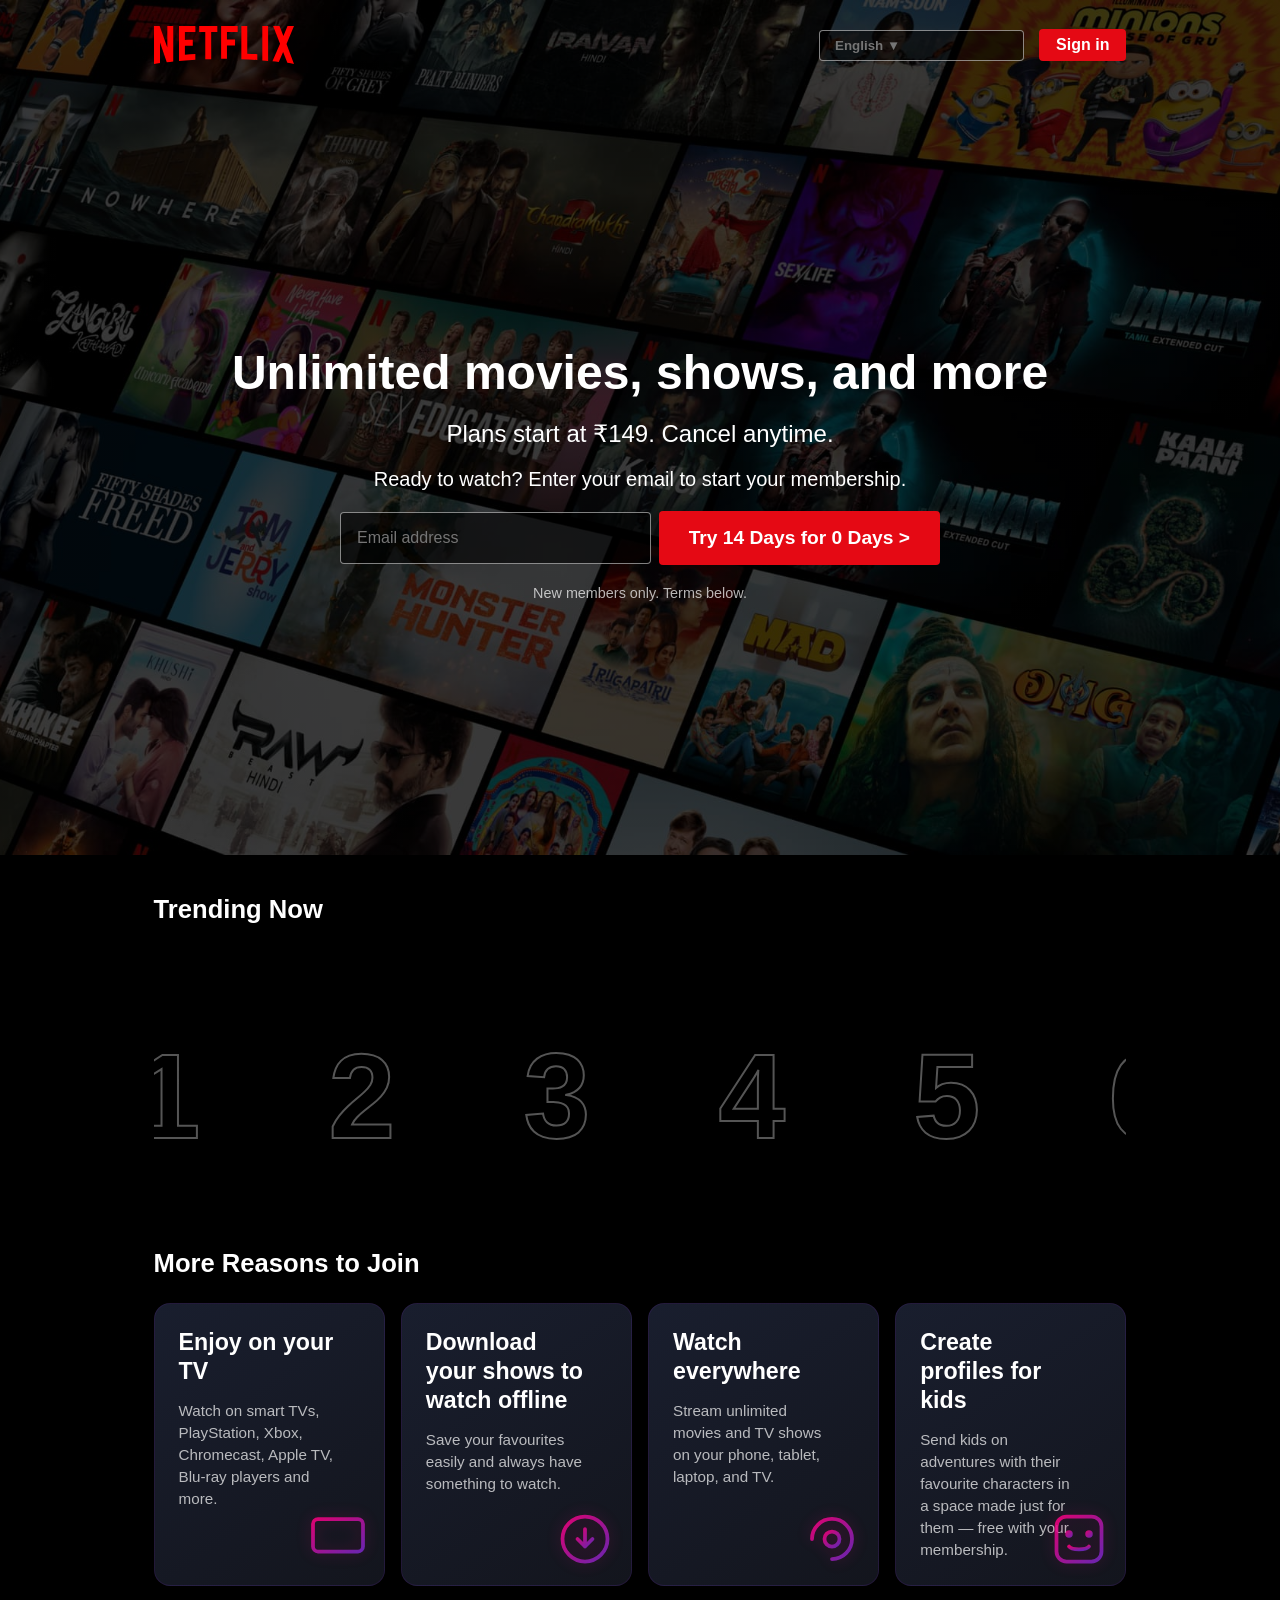
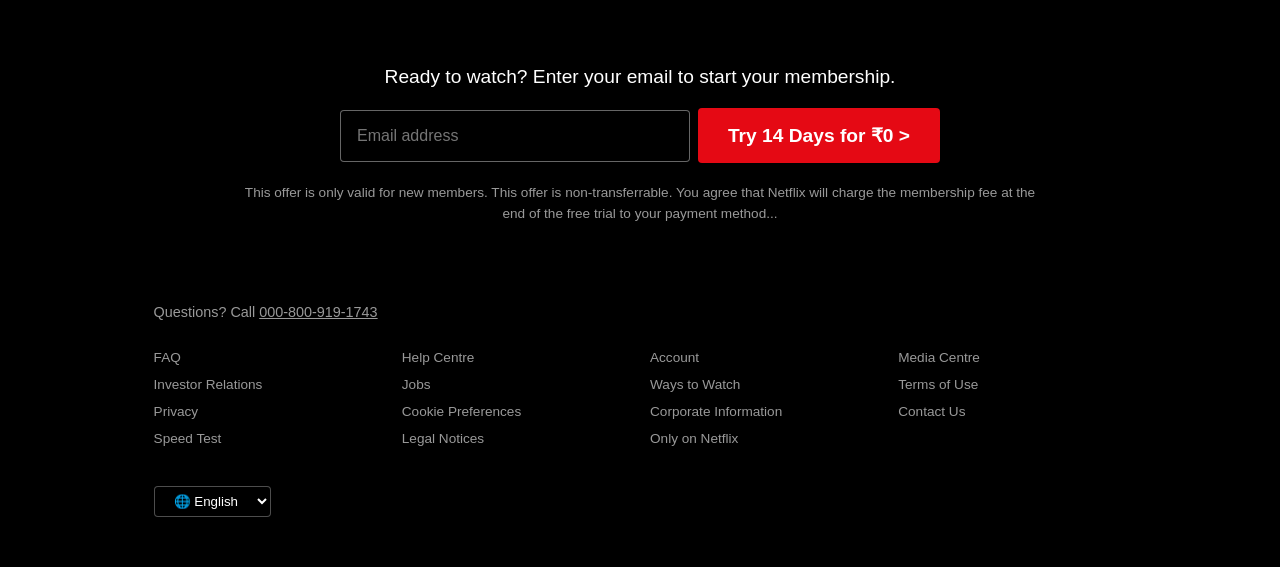
<file: index.html>
<!DOCTYPE html>
<html lang="en">

<head>
    <meta charset="UTF-8">
    <meta name="viewport" content="width=device-width, initial-scale=1.0">
    <title>Netflix Clone</title>
    <link rel="stylesheet" href="./style.css">
</head>

<body>
    <main>
        <div class="box">
            <div class="nav">
                <div class="logo"></div>
                <div class="nav-buttons">
                    <input type="text" id="language" placeholder="English &#9660;">
                    <span class="signin">Sign in</span>
                </div>
            </div>

            <div class="hero-content">
                <h3>Unlimited movies, shows, and more</h3>
                <h4>Plans start at ₹149. Cancel anytime.</h4>
                <h5>Ready to watch? Enter your email to start your membership.</h5>

                <div class="email-section">
                    <input type="email" id="emailid" placeholder="Email address">
                    <button class="try-btn">Try 14 Days for 0 Days &gt;</button>
                </div>
                <h6>New members only. Terms below.</h6>
            </div>

        </div>
    </main>


    <div class="trending-section">
        <h2>Trending Now</h2>
        <ol class="trending-list">
            <li>
                <div class="card-wrapper card-1"></div>
            </li>
            <li>
                <div class="card-wrapper card-2"></div>
            </li>
            <li>
                <div class="card-wrapper card-3"></div>
            </li>
            <li>
                <div class="card-wrapper card-4"></div>
            </li>
            <li>
                <div class="card-wrapper card-5"></div>
            </li>
            <li>
                <div class="card-wrapper card-6"></div>
            </li>
            <li>
                <div class="card-wrapper card-7"></div>
            </li>
            <li>
                <div class="card-wrapper card-8"></div>
            </li>
            <li>
                <div class="card-wrapper card-9"></div>
            </li>
            <li>
                <div class="card-wrapper card-10"></div>
        </ol>
    </div>
    <div class="reason">
        <h2>More Reasons to Join</h2>
        <div class="container">
            <div class="reason-card">
                <h3>Enjoy on your TV</h3>
                <p>Watch on smart TVs, PlayStation, Xbox, Chromecast, Apple TV, Blu-ray players and more.</p>
                <svg class="card-icon" viewBox="0 0 24 24" fill="none" xmlns="http://www.w3.org/2000/svg">
                    <rect x="2" y="4" width="20" height="13" rx="2" stroke="url(#purpleGlow)" stroke-width="1.5"/>
                    <path d="M9 20H15" stroke="url(#purpleGlow)" stroke-width="1.5" stroke-linecap="round"/>
                    <path d="M12 17V20" stroke="url(#purpleGlow)" stroke-width="1.5" stroke-linecap="round"/>
                    <defs><linearGradient id="purpleGlow" x1="0%" y1="0%" x2="100%" y2="100%"><stop offset="0%" stop-color="#ff007f"/><stop offset="100%" stop-color="#7928ca"/></linearGradient></defs>
                </svg>
            </div>
            
            <div class="reason-card">
                <h3>Download your shows to watch offline</h3>
                <p>Save your favourites easily and always have something to watch.</p>
                <svg class="card-icon" viewBox="0 0 24 24" fill="none" xmlns="http://www.w3.org/2000/svg">
                    <circle cx="12" cy="12" r="9" stroke="url(#purpleGlow)" stroke-width="1.5"/>
                    <path d="M12 8V15M12 15L9 12M12 15L15 12" stroke="url(#purpleGlow)" stroke-width="1.5" stroke-linecap="round" stroke-linejoin="round"/>
                </svg>
            </div>
            
            <div class="reason-card">
                <h3>Watch everywhere</h3>
                <p>Stream unlimited movies and TV shows on your phone, tablet, laptop, and TV.</p>
                <svg class="card-icon" viewBox="0 0 24 24" fill="none" xmlns="http://www.w3.org/2000/svg">
                    <path d="M4 12C4 7.58172 7.58172 4 12 4C16.4183 4 20 7.58172 20 12C20 16.4183 16.4183 20 12 20" stroke="url(#purpleGlow)" stroke-width="1.5" stroke-linecap="round"/>
                    <circle cx="12" cy="12" r="3" stroke="url(#purpleGlow)" stroke-width="1.5"/>
                </svg>
            </div>
            
            <div class="reason-card">
                <h3>Create profiles for kids</h3>
                <p>Send kids on adventures with their favourite characters in a space made just for them — free with your membership.</p>
                <svg class="card-icon" viewBox="0 0 24 24" fill="none" xmlns="http://www.w3.org/2000/svg">
                    <rect x="3" y="3" width="18" height="18" rx="4" stroke="url(#purpleGlow)" stroke-width="1.5"/>
                    <circle cx="8" cy="10" r="1.5" fill="url(#purpleGlow)"/>
                    <circle cx="16" cy="10" r="1.5" fill="url(#purpleGlow)"/>
                    <path d="M8 15C9 16.5 15 16.5 16 15" stroke="url(#purpleGlow)" stroke-width="1.5" stroke-linecap="round"/>
                </svg>
            </div>
        </div>
    </div>


    <div class="faq-email-section">
        <h5>Ready to watch? Enter your email to start your membership.</h5>
        <div class="email-section">
            <input type="email" class="footer-emailid" placeholder="Email address">
            <button class="try-btn">Try 14 Days for ₹0 &gt;</button>
        </div>
        <p class="disclaimer-text">
            This offer is only valid for new members. This offer is non-transferrable. You agree that Netflix will charge the membership fee at the end of the free trial to your payment method...
        </p>
    </div>

    <footer class="footer">
        <p class="footer-title">Questions? Call <a href="tel:000-800-919-1743">000-800-919-1743</a></p>
        
        <div class="footer-grid">
            <div class="footer-col">
                <a href="#">FAQ</a>
                <a href="#">Investor Relations</a>
                <a href="#">Privacy</a>
                <a href="#">Speed Test</a>
            </div>
            <div class="footer-col">
                <a href="#">Help Centre</a>
                <a href="#">Jobs</a>
                <a href="#">Cookie Preferences</a>
                <a href="#">Legal Notices</a>
            </div>
            <div class="footer-col">
                <a href="#">Account</a>
                <a href="#">Ways to Watch</a>
                <a href="#">Corporate Information</a>
                <a href="#">Only on Netflix</a>
            </div>
            <div class="footer-col">
                <a href="#">Media Centre</a>
                <a href="#">Terms of Use</a>
                <a href="#">Contact Us</a>
            </div>
        </div>

        <div class="footer-lang">
            <select id="footer-language">
                <option value="en">🌐 English</option>
                <option value="hi">🌐 हिन्दी</option>
            </select>
        </div>
    </footer>
</body>

</html>
</file>
<file: style.css>
* {
    margin: 0;
    padding: 0;
    box-sizing: border-box; 
}

body {
    background-color: black;
    font-family: Arial, Helvetica, sans-serif;
}

main {
    height: 95vh; 
    background-image: url("./assets/images/bg.jpg");
    background-size: cover;
    background-position: center;
}

main .box {
    height: 100%;
    width: 100%;
    background: linear-gradient(rgba(0, 0, 0, 0.7), rgba(0, 0, 0, 0.7));
}

.nav {
    display: flex;
    justify-content: space-between;
    align-items: center;
    padding: 25px 12%; 
}

.nav-buttons {
    display: flex;
    align-items: center;
    gap: 15px;
}

.logo {
    width: 140px;
    height: 40px;
    background-image: url("./assets/images/logo.svg");
    background-size: contain;
    background-position: center;
    background-repeat: no-repeat;
}

#language {
    background: rgba(0, 0, 0, 0.5);
    color: white;
    border: 1px solid rgba(255, 255, 255, 0.5);
    padding: 7px 15px;
    border-radius: 4px;
    font-weight: bold;
    cursor: pointer;
}

.signin {
    padding: 7px 17px;
    border-radius: 4px;
    background-color: rgb(229, 9, 20);
    color: white;
    font-weight: bold;
    cursor: pointer;
}

.hero-content {
    display: flex;
    flex-direction: column;
    justify-content: center;
    align-items: center;
    text-align: center;
    color: white;
    height: calc(100% - 90px); 
    gap: 20px;
    padding: 0 20px;
}

.hero-content h3 {
    font-size: 3rem;
    font-weight: 900;
}

.hero-content h4 {
    font-size: 1.5rem;
    font-weight: 400;
}

.hero-content h5 {
    font-size: 1.25rem;
    font-weight: 400;
}

.email-section {
    display: flex;
    justify-content: center;
    align-items: center;
    gap: 8px;
    width: 100%;
    max-width: 600px;
}

#emailid {
    flex-grow: 1; 
    max-width: 400px;
    padding: 16px;
    font-size: 1rem;
    background: rgba(0, 0, 0, 0.6);
    border: 1px solid rgba(255, 255, 255, 0.5);
    border-radius: 4px;
    color: white;
}

.try-btn {
    padding: 16px 30px;
    font-size: 1.2rem;
    font-weight: bold;
    background-color: rgb(229, 9, 20);
    color: white;
    border: none;
    border-radius: 4px;
    cursor: pointer;
    white-space: nowrap; 
}

.try-btn:hover {
    background-color: rgb(193, 17, 25);
}

.hero-content h6 {
    font-size: 0.9rem;
    color: rgba(255, 255, 255, 0.7);
    font-weight: 400;
}

.trending-section {
    background-color: black;
    color: white;
    padding: 40px 12%;
}

.trending-section h2 {
    font-size: 1.6rem;
    margin-bottom: 25px;
    font-weight: bold;
}

/* Horizontal Slider */
.trending-list {
    display: flex;
    gap: 35px; 
    overflow-x: auto; 
    white-space: nowrap;
    padding-bottom: 20px;
    list-style: none; 
    counter-reset: movie-counter;
}

.trending-list::-webkit-scrollbar {
    height: 6px;
}
.trending-list::-webkit-scrollbar-thumb {
    background: #333;
    border-radius: 10px;
}

.trending-list li {
    position: relative;
    counter-increment: movie-counter;
    display: flex;
    align-items: flex-end; 
}

.trending-list li::before {
    content: counter(movie-counter);
    font-size: 7.5rem;
    font-weight: 900;
    line-height: 0.8;
    color: black;
    -webkit-text-stroke: 2px #555; 
    position: absolute;
    left: -20px;
    bottom: -5px;
    z-index: 1;
}

.card-wrapper {
    width: 135px;
    height: 190px;
    border-radius: 6px;
    margin-left: 25px; 
    z-index: 2;
    background-size: cover; 
    background-position: center;
    background-repeat: no-repeat;
    transition: transform 0.3s ease;
    cursor: pointer;
}

.card-wrapper:hover {
    transform: scale(1.06);
}

.card-1 { background-image: url("https://occ-0-3837-2164.1.nflxso.net/dnm/api/v6/mAcAr9TxZIVbINe88xb3Teg5_OA/AAAABTxewL8rkRpXSTl7D-8-P734feP17Mg9p_uj7aJrTElzy9S5ilTIi6Ah1V3oglrpjN38lIWCuOz2oM-M0mrqdu2dYREaKyCYCnOO6dLZqVEZvB0fWqkuWzgCbRg6xB9i-88k.webp?r=daf"); }
.card-2 { background-image: url("https://occ-0-3837-2164.1.nflxso.net/dnm/api/v6/mAcAr9TxZIVbINe88xb3Teg5_OA/AAAABRHEcpZrJWcGzHq1AkgW7B8aDNiXEqlU9JBHEwHiXFTEQ8fXNl14SJJMQJYMweSLASaAFxBjCZUrsnZ2DCoViO0dcfgJvky0pYY.webp?r=d8e"); }
.card-3 { background-image: url("https://occ-0-3837-2164.1.nflxso.net/dnm/api/v6/mAcAr9TxZIVbINe88xb3Teg5_OA/AAAABWQnjEgoKoL20AK_MX_UXqWOqwvyE2a7W5yThmnL5CWSUMm6-YTio7Kh-mYcxjprRrLQcGzfm5KgRzXmJbz8kCmYXDlkq4d_YrH8kCGGS3b6RA3T7F65C1146Yuk4Vn7ziWj.webp?r=6b0"); }
.card-4 { background-image: url("https://occ-0-3837-2164.1.nflxso.net/dnm/api/v6/mAcAr9TxZIVbINe88xb3Teg5_OA/AAAABV634RJ705XipxQXbUOmWTlPM6NMLGOMgv8O6-1mpxjUiHuGTO8aU_smM_58vn7E3eNAHVvWJq0PdI-Nfb186hH-lCfPKhOAdpg.webp?r=92a"); }
.card-5 { background-image: url("https://occ-0-3837-2164.1.nflxso.net/dnm/api/v6/mAcAr9TxZIVbINe88xb3Teg5_OA/AAAABdCNdKR9dgupDlDI12eOrjd3d1uHJXGw537qUxGjCrEHiyDqJ5OIPTEP107q4e-qLJERuWreYp5bF7t5BxNEI7SfZhIY3p_Sp4w.webp?r=434"); }
.card-6 { background-image: url("https://occ-0-3837-2164.1.nflxso.net/dnm/api/v6/mAcAr9TxZIVbINe88xb3Teg5_OA/AAAABY63h-h1Gon9p3n_dSWmou2ZyN__EntViMFXWrNen_vEcZGZ7-_P9_z-hxdiUdzgbN83VIT29Y9tL6qEg5MJryhB2k6k1kxsyeFMlH5GvvBIqaqk_qc8LS0XezttgoZGS2hX.webp?r=58c"); }
.card-7 { background-image: url("https://occ-0-3837-2164.1.nflxso.net/dnm/api/v6/mAcAr9TxZIVbINe88xb3Teg5_OA/AAAABYMJOpwnAZIoMUgOROfg4f5HaS2Rs-vsp9ue-oVi_GpL52CBKfYbmqe7miOu8l3BDGv-6_r-5SsZUrBb4vPxDuKNnZotR0Un3O4Kyxh5fgqD2BnjYtqM4mKoepuEZeZrYfF5.webp?r=627"); }
.card-8 { background-image: url("https://occ-0-3837-2164.1.nflxso.net/dnm/api/v6/mAcAr9TxZIVbINe88xb3Teg5_OA/AAAABaBljvFdAV1SGGPNXCcLpojtQjNb4MKKevyP-yHCBfzIW1zsZ-8lMn0-MwNMua8X5VZ0yjjzrfAZ4QFqxDdAIcVxsnTAtj2JNIUSZt5IEgJ15eSk4YSmd0XZk0PBW_XNHsbL.webp?r=1c2"); }
.card-9 { background-image: url("https://occ-0-3837-2164.1.nflxso.net/dnm/api/v6/mAcAr9TxZIVbINe88xb3Teg5_OA/AAAABYTBfXXZ1fEcttSOA8Yp2HO-dRkow1DaudJcCQlR6RJan9ubdgm71Dklk0fJmQ8j5hMSTkegFQG_l7_NM8PhBLbR8prPoakJlK0.webp?r=bf6"); } 
.card-10 { background-image: url("https://occ-0-3837-2164.1.nflxso.net/dnm/api/v6/mAcAr9TxZIVbINe88xb3Teg5_OA/AAAABdu2BTLzDZapIFx3LR83EP5CFJAEcfDaaAhGnIUoz9tEn-xy2K1XjaBe0Wfz0zQB8wWEI17kf-RcCKeqLsV7TsR6oZKZYjqlw34.webp?r=79f"); } 

.reason {
    background-color: black;
    color: white;
    padding: 50px 12%;
}

.reason h2 {
    color: white;
    font-weight: 700;
    font-size: 1.6rem;
    margin-bottom: 25px;
}

.container {
    display: grid;
    grid-template-columns: repeat(4, 1fr);
    gap: 16px;
    width: 100%;
}

.reason-card {
    background: linear-gradient(145deg, #191e2e, #13151d);
    padding: 24px;
    border-radius: 16px;
    display: flex;
    flex-direction: column;
    align-items: flex-start;
    justify-content: flex-start;
    gap: 14px;
    min-height: 230px;
    position: relative; 
    overflow: hidden; 
    border: 1px solid rgba(121, 40, 202, 0.15); 
}

.reason-card h3 {
    color: white;
    font-size: 1.45rem;
    font-weight: 700;
    line-height: 1.25;
    padding-right: 20px; 
}

.reason-card p {
    color: rgba(255, 255, 255, 0.7);
    font-size: 0.95rem;
    line-height: 1.45;
    padding-right: 25px;
}

.card-icon {
    position: absolute;
    bottom: 16px;
    right: 16px;
    width: 60px;
    height: 60px;
    opacity: 0.85;
    filter: drop-shadow(0px 0px 8px rgba(255, 0, 127, 0.3));
    transition: transform 0.3s ease, opacity 0.3s ease;
}

.reason-card:hover .card-icon {
    transform: scale(1.1) rotate(-3deg);
    opacity: 1;
}

.faq-email-section {
    background-color: black;
    display: flex;
    flex-direction: column;
    align-items: center;
    text-align: center;
    color: white;
    padding: 30px 12%;
    gap: 20px;
}

.faq-email-section h5 {
    font-size: 1.2rem;
    font-weight: 400;
}

.footer-emailid {
    flex-grow: 1;
    max-width: 450px;
    padding: 16px;
    font-size: 1rem;
    background: rgba(0, 0, 0, 0.6);
    border: 1px solid rgba(255, 255, 255, 0.4);
    border-radius: 4px;
    color: white;
}

.disclaimer-text {
    font-size: 0.85rem;
    color: rgba(255, 255, 255, 0.6);
    max-width: 800px;
    line-height: 1.5;
}

.footer {
    background-color: black;
    color: rgba(255, 255, 255, 0.6);
    padding: 50px 12%;
    font-size: 0.9rem;
}

.footer a {
    color: rgba(255, 255, 255, 0.6);
    text-decoration: underline;
}

.footer-title {
    margin-bottom: 30px;
}

.footer-grid {
    display: grid;
    grid-template-columns: repeat(4, 1fr);
    gap: 20px;
    margin-bottom: 40px;
}

.footer-col {
    display: flex;
    flex-direction: column;
    gap: 12px;
}

.footer-col a {
    text-decoration: none;
    font-size: 0.85rem;
}

.footer-col a:hover {
    text-decoration: underline;
}

#footer-language {
    background: rgba(0, 0, 0, 0.7);
    color: white;
    border: 1px solid rgba(255, 255, 255, 0.3);
    padding: 6px 15px;
    border-radius: 4px;
    cursor: pointer;
}

@media (max-width: 950px) {
    .container {
        grid-template-columns: repeat(2, 1fr);
    }
    
    .footer-grid {
        grid-template-columns: repeat(2, 1fr);
    }

    .hero-content h3 { font-size: 2.2rem; }
}

@media (max-width: 600px) {
    .container {
        grid-template-columns: 1fr;
    }

    .footer-grid {
        grid-template-columns: 1fr;
        gap: 15px;
    }

    .email-section {
        flex-direction: column;
        width: 100%;
    }

    .footer-emailid, #emailid {
        max-width: 100%;
        width: 100%;
    }

    .try-btn {
        width: 100%;
        padding: 12px;
    }
}


@media (max-width: 768px) {
    .nav {
        padding: 15px 3% !important;
        display: flex !important;
        justify-content: space-between !important;
        align-items: center !important;
        width: 100% !important;
        gap: 10px !important;       
    }

    .logo {
        display: block !important;
        visibility: visible !important;
        opacity: 1 !important;
        width: 110px !important;        
        height: 32px !important;       
        flex-shrink: 0 !important;      
        background-image: url("https://upload.wikimedia.org/wikipedia/commons/0/08/Netflix_2015_logo.svg") !important; 
        background-color: transparent !important;
        background-size: contain !important;
        background-repeat: no-repeat !important;
        background-position: left center !important;
    }

    .nav-buttons {
        gap: 8px !important; 
    }

    #language {
        padding: 6px 10px !important; 
        font-size: 0.85rem !important;
    }

    .signin {
        padding: 6px 12px !important;
        font-size: 0.85rem !important;
    }
}
</file>
